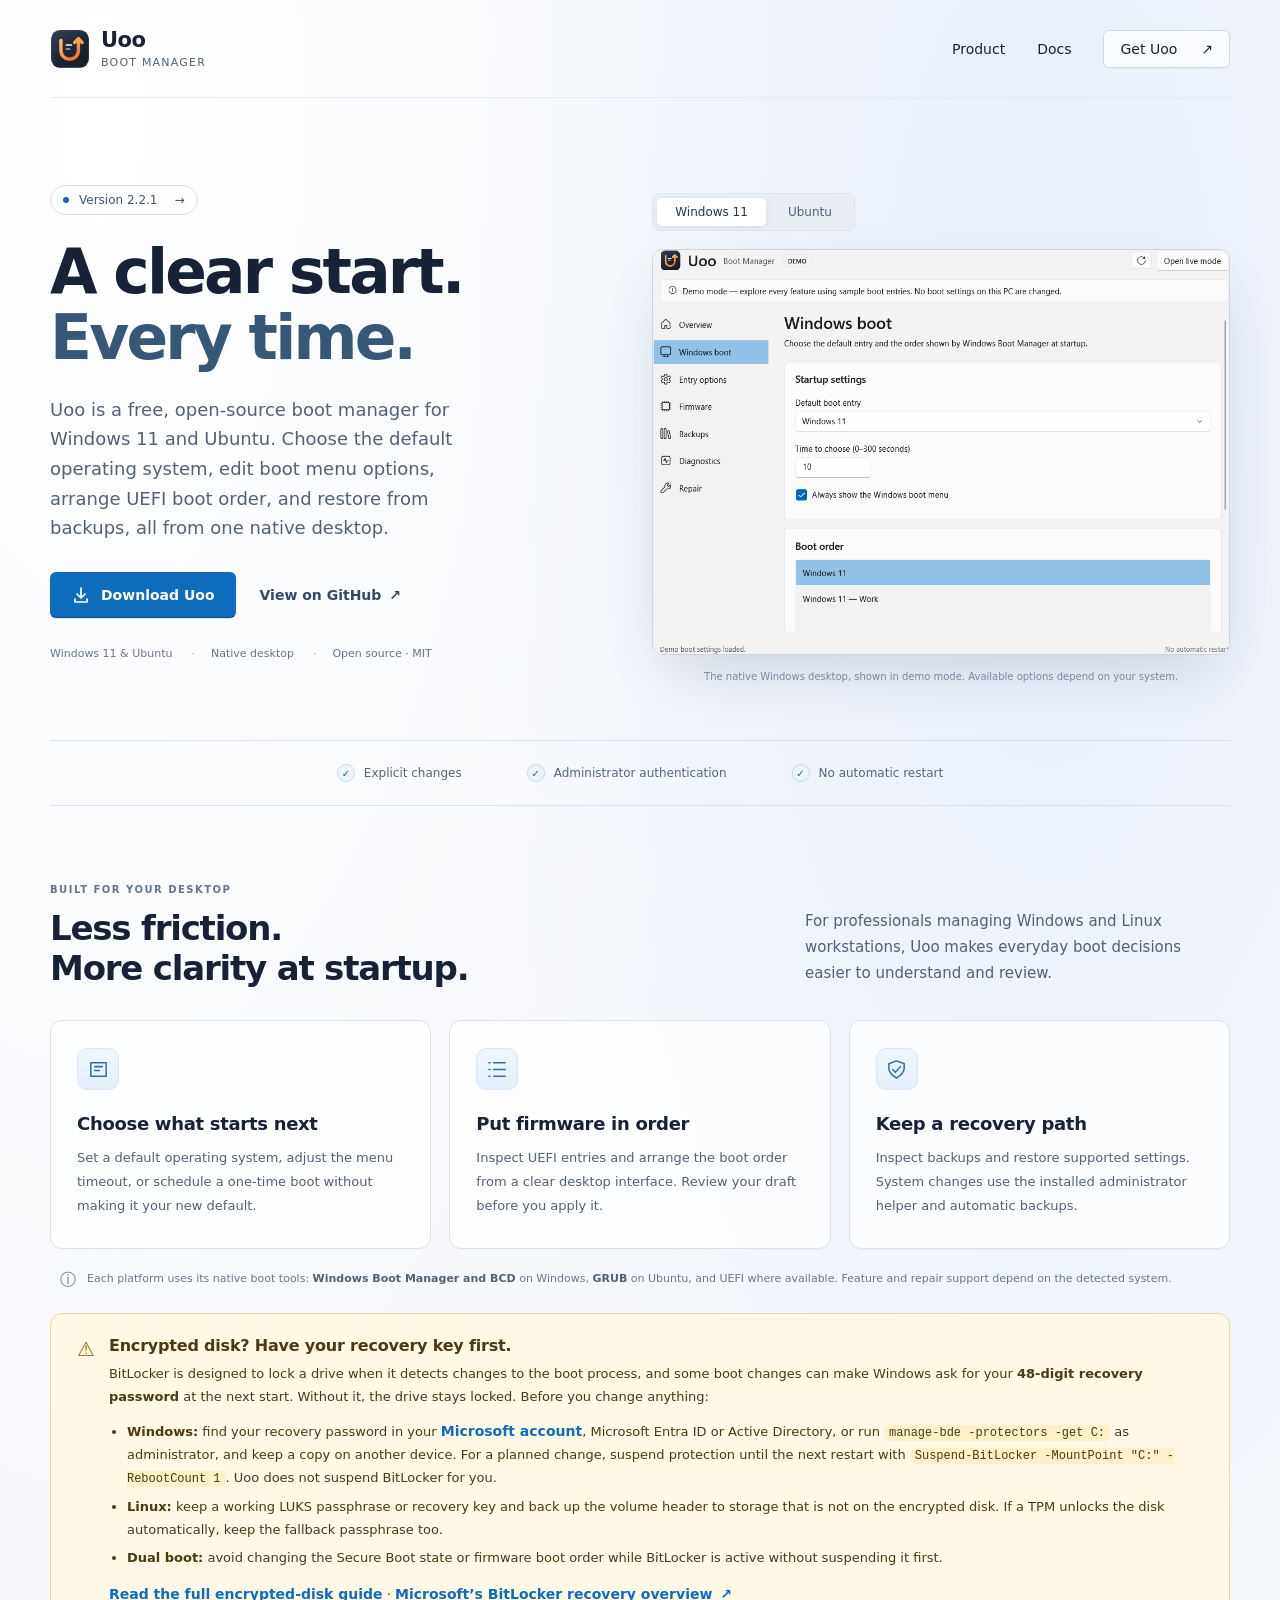
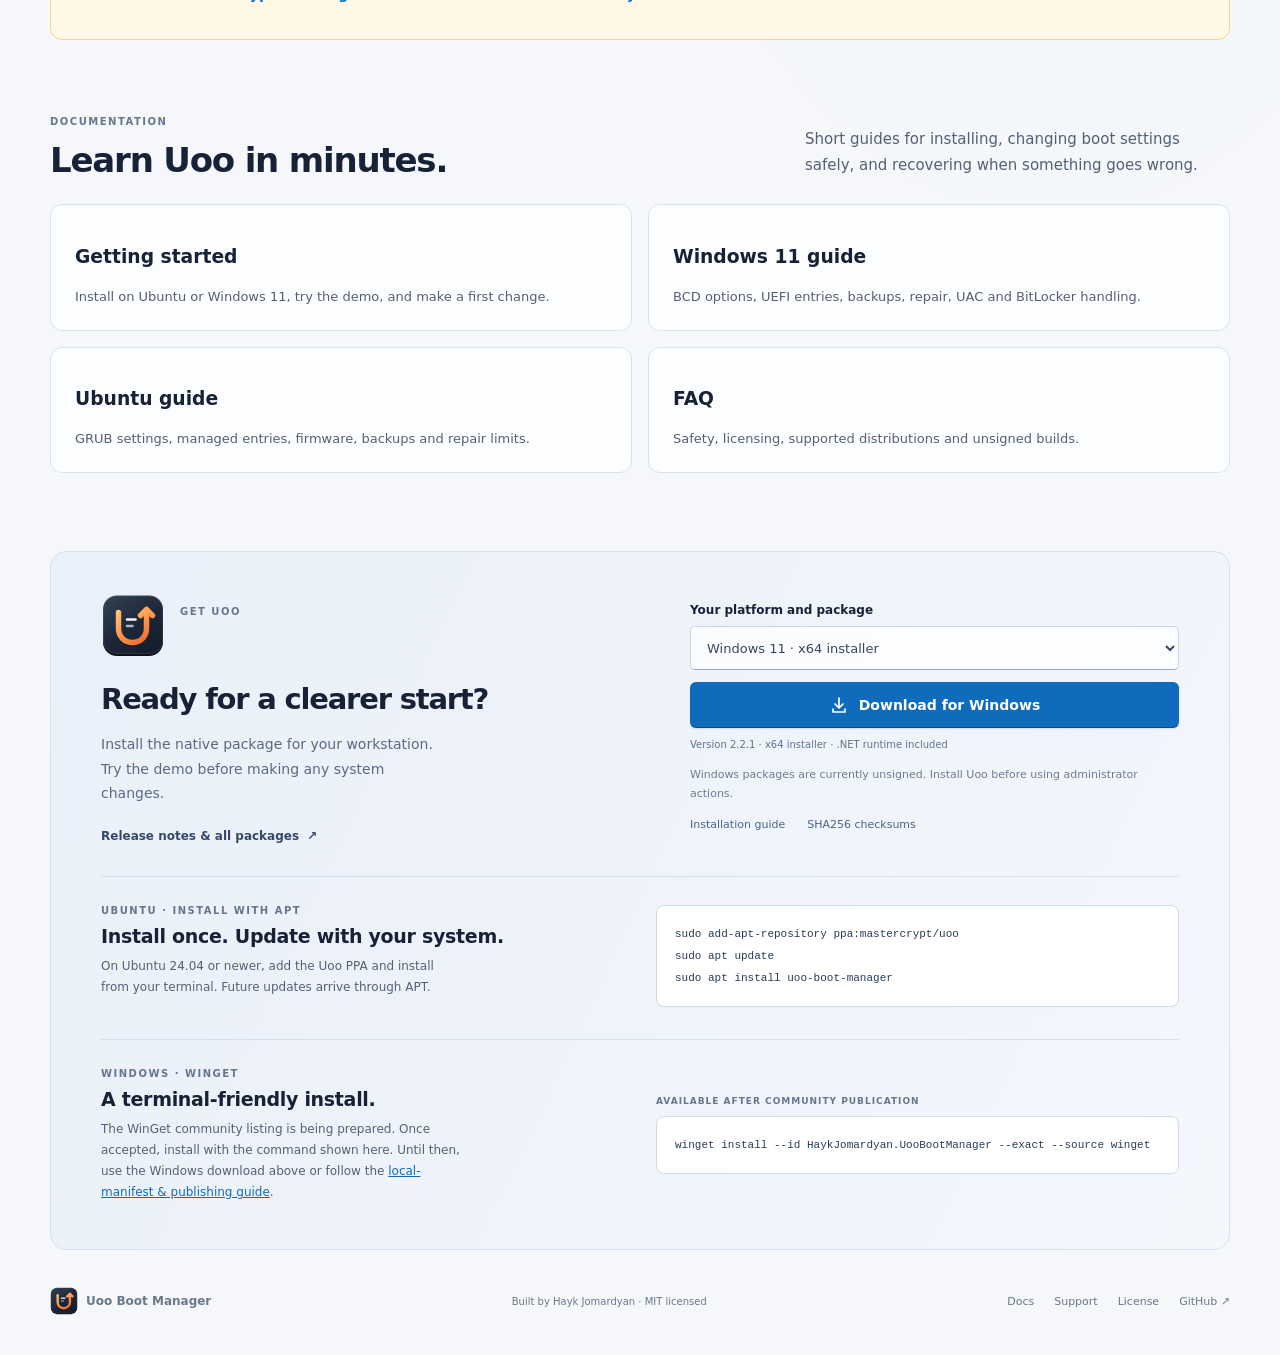
<file: website/index.html>
<!doctype html>
<html lang="en">
<head>
  <meta charset="utf-8">
  <meta name="viewport" content="width=device-width, initial-scale=1">
  <meta name="description" content="Uoo is a free, open-source boot manager for Windows 11 and Ubuntu. Edit the boot menu, GRUB and BCD options, UEFI boot order and backups from a native desktop app.">
  <meta name="robots" content="index,follow,max-image-preview:large">
  <meta name="author" content="Hayk Jomardyan">
  <meta name="theme-color" content="#f4f6fb">
  <meta property="og:type" content="website">
  <meta property="og:site_name" content="Uoo Boot Manager">
  <meta property="og:locale" content="en_US">
  <meta property="og:title" content="Uoo Boot Manager – GRUB, BCD &amp; UEFI boot manager">
  <meta property="og:description" content="Free, open-source boot manager for Windows 11 and Ubuntu. Choose what starts next, review changes, and keep a recovery path.">
  <meta property="og:url" content="https://uoo.lolisoft.eu/">
  <meta property="og:image" content="https://uoo.lolisoft.eu/assets/windows-preview.png">
  <meta property="og:image:width" content="1028">
  <meta property="og:image:height" content="721">
  <meta property="og:image:alt" content="The Uoo Boot Manager Windows desktop in demo mode showing default boot entry, timeout and boot order">
  <meta name="twitter:card" content="summary_large_image">
  <meta name="twitter:title" content="Uoo Boot Manager – GRUB, BCD &amp; UEFI boot manager">
  <meta name="twitter:description" content="Free, open-source boot manager for Windows 11 and Ubuntu.">
  <meta name="twitter:image" content="https://uoo.lolisoft.eu/assets/windows-preview.png">
  <meta name="twitter:image:alt" content="The Uoo Boot Manager Windows desktop in demo mode">
  <link rel="canonical" href="https://uoo.lolisoft.eu/">
  <link rel="icon" href="assets/icons/favicon.ico" sizes="any">
  <link rel="icon" href="assets/icons/favicon.svg" type="image/svg+xml">
  <link rel="apple-touch-icon" href="assets/icons/apple-touch-icon.png">
  <link rel="mask-icon" href="assets/icons/mask-icon.svg" color="#ee692f">
  <link rel="manifest" href="assets/icons/site.webmanifest">
  <link rel="stylesheet" href="styles.css">
  <script type="application/ld+json">{"@context":"https://schema.org","@graph":[{"@type":"WebSite","@id":"https://uoo.lolisoft.eu/#website","url":"https://uoo.lolisoft.eu/","name":"Uoo Boot Manager","inLanguage":"en"},{"@type":"SoftwareApplication","@id":"https://uoo.lolisoft.eu/#app","name":"Uoo Boot Manager","description":"Native boot configuration and recovery for Windows 11 and Ubuntu: boot menu, GRUB and BCD options, UEFI boot order, backups and supported bootloader repair.","url":"https://uoo.lolisoft.eu/","applicationCategory":"UtilitiesApplication","operatingSystem":"Windows 11, Ubuntu 24.04 or later","softwareVersion":"2.2.1","license":"https://github.com/jomardyan/uoo-boot-manager/blob/main/LICENSE","downloadUrl":"https://github.com/jomardyan/uoo-boot-manager/releases/latest","installUrl":"https://uoo.lolisoft.eu/#download","screenshot":["https://uoo.lolisoft.eu/assets/windows-preview.png","https://uoo.lolisoft.eu/assets/app-preview.png"],"image":"https://uoo.lolisoft.eu/assets/icons/android-chrome-512x512.png","isAccessibleForFree":true,"offers":{"@type":"Offer","price":"0","priceCurrency":"USD"},"author":{"@type":"Person","name":"Hayk Jomardyan","url":"https://github.com/jomardyan"},"codeRepository":"https://github.com/jomardyan/uoo-boot-manager","sameAs":["https://github.com/jomardyan/uoo-boot-manager"]}]}</script>
  <script src="app.js" defer></script>
  <title>Uoo Boot Manager – GRUB, BCD &amp; UEFI boot manager</title>
</head>
<body>
  <a class="skip-link" href="#main">Skip to content</a>
  <header class="site-header wrap">
    <a class="brand" href="#" aria-label="Uoo Boot Manager home">
      <img src="assets/icons/uoo.svg" alt="" width="40" height="40">
      <span>Uoo<span class="brand-caption">Boot Manager</span></span>
    </a>
    <nav aria-label="Main navigation">
      <a href="#product">Product</a>
      <a href="docs/">Docs</a>
      <a class="nav-download" href="#download">Get Uoo <span aria-hidden="true">↗</span></a>
    </nav>
  </header>

  <main id="main">
    <section class="hero wrap" aria-labelledby="hero-title">
      <div class="hero-copy">
        <a class="release-badge" href="https://github.com/jomardyan/uoo-boot-manager/releases/tag/v2.2.1"><span class="status-dot" aria-hidden="true"></span>Version 2.2.1<span aria-hidden="true">→</span></a>
        <h1 id="hero-title">A clear start.<br><span>Every time.</span></h1>
        <p class="hero-description">Uoo is a free, open-source boot manager for Windows 11 and Ubuntu. Choose the default operating system, edit boot menu options, arrange UEFI boot order, and restore from backups, all from one native desktop.</p>
        <div class="hero-actions">
          <a class="button button-primary" href="#download"><svg aria-hidden="true" viewBox="0 0 20 20"><path d="M10 3v10m-4-4 4 4 4-4M4 14v3h12v-3"/></svg>Download Uoo</a>
          <a class="text-link" href="https://github.com/jomardyan/uoo-boot-manager">View on GitHub <span aria-hidden="true">↗</span></a>
        </div>
        <ul class="hero-details" aria-label="Product details"><li>Windows 11 & Ubuntu</li><li>Native desktop</li><li>Open source · MIT</li></ul>
      </div>

      <figure class="product-figure">
        <div class="preview-tabs" aria-label="Platform preview">
          <button type="button" class="preview-tab selected" data-platform="windows" aria-pressed="true">Windows 11</button>
          <button type="button" class="preview-tab" data-platform="ubuntu" aria-pressed="false">Ubuntu</button>
        </div>
        <div class="native-preview" id="windows-preview"><img src="assets/windows-preview.png" width="1028" height="721" fetchpriority="high" decoding="async" alt="The native Uoo Windows desktop in demo mode, showing default boot entry, menu timeout, boot order, and administrator controls."></div>
        <div class="ubuntu-preview" id="ubuntu-preview" hidden><img src="assets/app-preview.png" width="1120" height="740" loading="lazy" decoding="async" alt="The Uoo Ubuntu desktop showing its boot menu, default operating-system choice, timeout, and one-time boot controls."></div>
        <figcaption id="preview-caption">The native Windows desktop, shown in demo mode. Available options depend on your system.</figcaption>
      </figure>
    </section>

    <div class="principles wrap" aria-label="Operating principles"><span><b aria-hidden="true">✓</b> Explicit changes</span><span><b aria-hidden="true">✓</b> Administrator authentication</span><span><b aria-hidden="true">✓</b> No automatic restart</span></div>

    <section class="product-section wrap" id="product" aria-labelledby="product-title">
      <div class="section-heading"><div><span class="eyebrow">BUILT FOR YOUR DESKTOP</span><h2 id="product-title">Less friction.<br>More clarity at startup.</h2></div><p>For professionals managing Windows and Linux workstations, Uoo makes everyday boot decisions easier to understand and review.</p></div>
      <div class="feature-grid">
        <article class="feature-card"><span class="feature-icon" aria-hidden="true"><svg viewBox="0 0 24 24"><path d="M4 5h16v14H4zM8 9h8M8 13h5"/></svg></span><h3>Choose what starts next</h3><p>Set a default operating system, adjust the menu timeout, or schedule a one-time boot without making it your new default.</p></article>
        <article class="feature-card"><span class="feature-icon" aria-hidden="true"><svg viewBox="0 0 24 24"><path d="M8 5h12M8 12h12M8 19h12M3 5h1M3 12h1M3 19h1"/></svg></span><h3>Put firmware in order</h3><p>Inspect UEFI entries and arrange the boot order from a clear desktop interface. Review your draft before you apply it.</p></article>
        <article class="feature-card"><span class="feature-icon" aria-hidden="true"><svg viewBox="0 0 24 24"><path d="M12 3 4 6v5c0 5 8 10 8 10s8-5 8-10V6zM8 12l3 3 5-6"/></svg></span><h3>Keep a recovery path</h3><p>Inspect backups and restore supported settings. System changes use the installed administrator helper and automatic backups.</p></article>
      </div>
      <div class="platform-note"><span class="note-icon" aria-hidden="true">ⓘ</span><p>Each platform uses its native boot tools: <strong>Windows Boot Manager and BCD</strong> on Windows, <strong>GRUB</strong> on Ubuntu, and UEFI where available. Feature and repair support depend on the detected system.</p></div>
      <aside class="encryption-note" id="encrypted-disks" aria-labelledby="encryption-title"><span class="note-icon" aria-hidden="true">⚠</span><div><h3 id="encryption-title">Encrypted disk? Have your recovery key first.</h3><p>BitLocker is designed to lock a drive when it detects changes to the boot process, and some boot changes can make Windows ask for your <strong>48-digit recovery password</strong> at the next start. Without it, the drive stays locked. Before you change anything:</p><ul><li><strong>Windows:</strong> find your recovery password in your <a class="text-link" href="https://account.microsoft.com/devices/recoverykey">Microsoft account</a>, Microsoft Entra ID or Active Directory, or run <code>manage-bde -protectors -get C:</code> as administrator, and keep a copy on another device. For a planned change, suspend protection until the next restart with <code>Suspend-BitLocker -MountPoint "C:" -RebootCount 1</code>. Uoo does not suspend BitLocker for you.</li><li><strong>Linux:</strong> keep a working LUKS passphrase or recovery key and back up the volume header to storage that is not on the encrypted disk. If a TPM unlocks the disk automatically, keep the fallback passphrase too.</li><li><strong>Dual boot:</strong> avoid changing the Secure Boot state or firmware boot order while BitLocker is active without suspending it first.</li></ul><p><a class="text-link" href="docs/encrypted-disks/">Read the full encrypted-disk guide</a> · <a class="text-link" href="https://learn.microsoft.com/en-us/windows/security/operating-system-security/data-protection/bitlocker/recovery-overview">Microsoft&rsquo;s BitLocker recovery overview <span aria-hidden="true">↗</span></a></p></div></aside>
    </section>

    <section class="docs-strip wrap" id="docs" aria-labelledby="docs-title">
      <div class="section-heading"><div><span class="eyebrow">DOCUMENTATION</span><h2 id="docs-title">Learn Uoo in minutes.</h2></div><p>Short guides for installing, changing boot settings safely, and recovering when something goes wrong.</p></div>
      <div class="doc-cards">
        <a class="doc-card" href="docs/getting-started/"><h3>Getting started</h3><p>Install on Ubuntu or Windows 11, try the demo, and make a first change.</p></a>
        <a class="doc-card" href="docs/windows/"><h3>Windows 11 guide</h3><p>BCD options, UEFI entries, backups, repair, UAC and BitLocker handling.</p></a>
        <a class="doc-card" href="docs/ubuntu/"><h3>Ubuntu guide</h3><p>GRUB settings, managed entries, firmware, backups and repair limits.</p></a>
        <a class="doc-card" href="docs/faq/"><h3>FAQ</h3><p>Safety, licensing, supported distributions and unsigned builds.</p></a>
      </div>
    </section>

    <section class="download-section wrap" id="download" aria-labelledby="download-title">
      <div class="download-copy"><img src="assets/icons/uoo.svg" alt="" width="64" height="64"><span class="eyebrow">GET UOO</span><h2 id="download-title">Ready for a clearer start?</h2><p>Install the native package for your workstation. Try the demo before making any system changes.</p><a class="text-link" href="https://github.com/jomardyan/uoo-boot-manager/releases/tag/v2.2.1">Release notes & all packages <span aria-hidden="true">↗</span></a></div>
      <div class="download-panel">
        <label for="platform-select">Your platform and package</label>
        <select id="platform-select">
          <optgroup label="Windows 11">
            <option value="windows-x64">Windows 11 · x64 installer</option>
            <option value="windows-arm64">Windows 11 · ARM64 installer</option>
            <option value="windows-portable-x64">Windows 11 · x64 portable ZIP</option>
            <option value="windows-portable-arm64">Windows 11 · ARM64 portable ZIP</option>
          </optgroup>
          <optgroup label="Linux native packages">
            <option value="ubuntu">Ubuntu 24.04+ · Debian package</option>
            <option value="fedora">Fedora · RPM</option>
            <option value="opensuse">openSUSE Tumbleweed · RPM</option>
            <option value="arch">Arch / Manjaro · package</option>
          </optgroup>
          <optgroup label="Linux desktop bundles">
            <option value="appimage-x64">Linux · AppImage (x64)</option>
            <option value="appimage-arm64">Linux · AppImage (ARM64)</option>
            <option value="flatpak-x64">Linux · Flatpak (x64)</option>
            <option value="flatpak-arm64">Linux · Flatpak (ARM64)</option>
            <option value="snap-x64">Linux · Snap (x64)</option>
            <option value="snap-arm64">Linux · Snap (ARM64)</option>
          </optgroup>
        </select>
        <a id="download-button" class="button button-primary download-button" href="https://github.com/jomardyan/uoo-boot-manager/releases/download/v2.2.1/Uoo-Boot-Manager-2.2.1-windows-x64-setup.exe"><svg aria-hidden="true" viewBox="0 0 20 20"><path d="M10 3v10m-4-4 4 4 4-4M4 14v3h12v-3"/></svg><span id="download-label">Download for Windows</span></a>
        <p id="download-detail" class="download-detail" aria-live="polite">Version 2.2.1 · x64 installer · .NET runtime included</p>
        <p id="download-note" class="download-note">Windows packages are currently unsigned. Install Uoo before using administrator actions.</p>
        <div class="download-resources"><a id="install-guide" href="https://github.com/jomardyan/uoo-boot-manager/blob/main/docs/WINDOWS.md">Installation guide</a><a id="checksum-link" href="https://github.com/jomardyan/uoo-boot-manager/releases/download/v2.2.1/SHA256SUMS-Windows">SHA256 checksums</a></div>
      </div>
      <div class="ppa-install" aria-labelledby="ppa-title">
        <div><span class="eyebrow">UBUNTU · INSTALL WITH APT</span><h3 id="ppa-title">Install once. Update with your system.</h3><p>On Ubuntu 24.04 or newer, add the Uoo PPA and install from your terminal. Future updates arrive through APT.</p></div>
        <pre aria-label="Ubuntu PPA installation commands"><code>sudo add-apt-repository ppa:mastercrypt/uoo
sudo apt update
sudo apt install uoo-boot-manager</code></pre>
      </div>
      <div class="ppa-install" aria-labelledby="winget-title">
        <div><span class="eyebrow">WINDOWS · WINGET</span><h3 id="winget-title">A terminal-friendly install.</h3><p>The WinGet community listing is being prepared. Once accepted, install with the command shown here. Until then, use the Windows download above or follow the <a class="text-link" href="https://github.com/jomardyan/uoo-boot-manager/blob/main/docs/WINGET.md">local-manifest & publishing guide</a>.</p></div>
        <div class="winget-command"><span class="eyebrow">AVAILABLE AFTER COMMUNITY PUBLICATION</span><pre aria-label="WinGet installation command after community publication"><code>winget install --id HaykJomardyan.UooBootManager --exact --source winget</code></pre></div>
      </div>
    </section>
  </main>

  <footer class="site-footer wrap"><a class="brand footer-brand" href="#"><img src="assets/icons/uoo.svg" alt="" width="28" height="28"><span>Uoo Boot Manager</span></a><p>Built by <a href="https://github.com/jomardyan">Hayk Jomardyan</a> · MIT licensed</p><div><a href="docs/">Docs</a><a href="https://github.com/jomardyan/uoo-boot-manager/issues">Support</a><a href="https://github.com/jomardyan/uoo-boot-manager/blob/main/LICENSE">License</a><a href="https://github.com/jomardyan/uoo-boot-manager">GitHub <span aria-hidden="true">↗</span></a></div></footer>
</body>
</html>
</file>
<file: website/styles.css>
:root{color-scheme:light;--ink:#172237;--muted:#536176;--blue:#0f6cbd;--blue-hover:#0a5da6;--line:#dce2eb;--surface:#fff;--radius:12px;font-family:"Segoe UI Variable","Segoe UI",system-ui,-apple-system,sans-serif;font-synthesis:none;color:var(--ink);background:#f5f7fb;scroll-behavior:smooth}
*{box-sizing:border-box}body{margin:0;background:radial-gradient(ellipse at 82% 12%,#dceafd80,transparent 40%),radial-gradient(ellipse at 8% 4%,#fff,transparent 42%)}a{color:inherit;text-decoration:none}button,select{font:inherit}button,a,select{-webkit-tap-highlight-color:transparent}button{cursor:pointer}a:hover{text-decoration:underline;text-underline-offset:4px}:focus-visible{outline:3px solid #0f6cbd;outline-offset:4px}svg{width:20px;height:20px;fill:none;stroke:currentColor;stroke-width:1.7;stroke-linecap:round;stroke-linejoin:round}.wrap{width:min(1180px,calc(100% - 80px));margin-inline:auto}[hidden]{display:none!important}.skip-link{position:fixed;left:20px;top:-100px;z-index:10;padding:12px 20px;background:#fff;border:2px solid var(--blue);border-radius:6px}.skip-link:focus{top:12px}
.site-header{height:98px;display:flex;align-items:center;justify-content:space-between;border-bottom:1px solid #dce2eb90}.brand{display:inline-flex;align-items:center;gap:11px;font-size:21px;font-weight:650;line-height:1.05;letter-spacing:-.5px}.brand:hover{text-decoration:none}.brand-caption{display:block;font-size:11px;font-weight:500;letter-spacing:1.2px;text-transform:uppercase;color:var(--muted);margin-top:6px}.site-header nav{display:flex;align-items:center;gap:32px;font-size:14px}.nav-download{display:flex;align-items:center;gap:24px;border:1px solid #d1d9e5;background:#ffffffb0;border-radius:6px;padding:10px 16px;box-shadow:0 1px 2px #17223708}.nav-download:hover{background:#fff;text-decoration:none}
.hero{display:grid;grid-template-columns:1fr 1.05fr;gap:52px;padding-top:87px;padding-bottom:64px;align-items:center}.hero-copy{padding-bottom:16px}.release-badge{display:inline-flex;gap:10px;align-items:center;border:1px solid #d6e1ec;border-radius:100px;background:#ffffffa8;padding:7px 12px;font-size:12px;color:#43556d}.release-badge>span:last-child{padding-left:7px}.status-dot{height:6px;width:6px;background:#0f6cbd;border-radius:100%}h1{font-size:clamp(46px,4.8vw,66px);letter-spacing:-2.8px;font-weight:650;line-height:1.08;margin:24px 0 23px}h1>span{color:#385675}.hero-description{font-size:18px;line-height:1.65;color:var(--muted);max-width:430px;margin:0}.hero-actions{display:flex;gap:24px;align-items:center;margin:29px 0}.button{display:inline-flex;align-items:center;justify-content:center;gap:10px;min-height:44px;padding:12px 20px;border-radius:6px;font-size:14px;font-weight:600;border:1px solid transparent;transition:background .15s,box-shadow .15s}.button:hover{text-decoration:none}.button-primary{background:var(--blue);color:#fff;box-shadow:0 1px 2px #09396125;border-bottom-color:#084b86}.button-primary:hover{background:var(--blue-hover);box-shadow:0 2px 8px #09396125}.text-link{display:inline-flex;gap:8px;align-items:center;font-size:14px;font-weight:600;color:#334966}.hero-details{list-style:none;display:flex;gap:19px;padding:0;margin:0;color:#66758a;font-size:11px}.hero-details li+li:before{content:"·";margin-right:16px;color:#9ba8bb}
.product-figure{min-width:0;margin:0;transform:translateY(8px)}.preview-tabs{display:inline-flex;gap:4px;background:#e8edf4b0;border:1px solid #dde4ed;padding:4px;border-radius:8px;margin-bottom:18px}.preview-tab{font-size:12px;color:#536176;padding:7px 18px;border:none;border-radius:5px;background:transparent}.preview-tab.selected{background:#fff;color:#24374f;box-shadow:0 1px 4px #17223718}.eyebrow{display:block;font-size:10px;letter-spacing:1.5px;font-weight:650;color:#66768d}.product-figure figcaption{font-size:10px;color:#7b899b;line-height:1.5;text-align:center;margin:14px 10px 0}.ubuntu-preview,.native-preview{border:1px solid #cbd5e3;border-radius:11px;overflow:hidden;background:#fff;box-shadow:0 25px 60px -20px #1e3a5a38}.ubuntu-preview img,.native-preview img{display:block;width:100%;height:auto}
.principles{display:flex;justify-content:center;gap:65px;border-top:1px solid var(--line);border-bottom:1px solid var(--line);padding:23px 0;color:#56667e;font-size:12px}.principles span{display:flex;align-items:center;gap:9px}.principles b{display:grid;place-items:center;font-size:10px;width:18px;height:18px;border:1px solid #c9d9ea;background:#edf4fc;color:#1b659f;border-radius:50%;font-weight:500}
.product-section{padding-top:78px;padding-bottom:64px;scroll-margin-top:30px}.section-heading{display:flex;justify-content:space-between;align-items:end;gap:70px;margin-bottom:32px}.section-heading h2,.download-copy h2{font-size:34px;line-height:1.18;letter-spacing:-1.2px;font-weight:600;margin:13px 0 0}.section-heading>p{max-width:425px;font-size:15px;line-height:1.75;color:var(--muted);margin:0 0 2px}.feature-grid{display:grid;grid-template-columns:repeat(3,1fr);gap:18px}.feature-card{background:#ffffffbf;border:1px solid var(--line);border-radius:var(--radius);padding:27px 26px 30px;box-shadow:0 2px 3px #17223703}.feature-icon{display:grid;place-items:center;width:42px;height:42px;border-radius:10px;background:linear-gradient(#f0f6fe,#e4effd);color:#3170a4;border:1px solid #d8e7f8}.feature-icon svg{width:23px;height:23px;stroke-width:1.6}.feature-card h3{font-weight:600;letter-spacing:-.3px;font-size:18px;margin:23px 0 12px}.feature-card p{font-size:13px;color:var(--muted);line-height:1.85;margin:0}.platform-note{display:flex;align-items:flex-start;gap:11px;padding:20px 10px 0;color:#6a788d}.note-icon{font-size:16px;padding-top:1px}.platform-note p{font-size:11px;line-height:1.8;margin:0}.platform-note strong{font-weight:600;color:#526176}
.download-section{display:grid;grid-template-columns:1fr 1fr;column-gap:100px;row-gap:32px;background:linear-gradient(115deg,#eaf0f9,#f4f7fc);border:1px solid #d7e1ee;border-radius:16px;padding:42px 50px 46px;scroll-margin-top:32px}.download-copy>img{float:left;margin:0 15px 15px 0}.download-copy>.eyebrow{padding-top:12px}.download-copy h2{font-size:29px;margin-top:8px;clear:both;padding-top:9px}.download-copy>p{font-size:14px;line-height:1.75;color:#596a82;margin:16px 0 19px;max-width:340px}.download-copy .text-link{font-size:12px}.download-panel{padding-top:9px}.download-panel label{display:block;font-size:12px;font-weight:600;margin-bottom:9px}.download-panel select{width:100%;border:1px solid #cbd5e2;border-bottom-color:#98a7bb;border-radius:5px;color:#35475e;background:#ffffffcc;padding:11px 30px 11px 12px;font-size:13px;min-height:44px}.download-button{width:100%;margin-top:12px}.download-detail{font-size:10px;color:#61748d;margin:11px 0 16px}.download-note{font-size:11px;line-height:1.7;color:#6e7c91;min-height:38px;margin:0 0 14px}.download-resources{display:flex;gap:22px;color:#476588;font-size:11px}.site-footer{display:flex;align-items:center;justify-content:space-between;gap:30px;padding:36px 0 39px;color:#69788d}.footer-brand{font-size:12px;letter-spacing:0;font-weight:600;gap:8px}.site-footer p{font-size:10px}.site-footer>div{display:flex;gap:20px;font-size:11px}
.ppa-install{grid-column:1/-1;display:grid;grid-template-columns:1fr 1fr;gap:32px;border-top:1px solid #d7e1ee;padding-top:28px;min-width:0}.ppa-install h3{font-size:19px;font-weight:600;letter-spacing:-.3px;margin:9px 0}.ppa-install p{font-size:12px;color:var(--muted);line-height:1.75;margin:0;max-width:360px}.ppa-install pre{align-self:center;min-width:0;margin:0;padding:17px 18px;overflow-x:auto;background:#fff;border:1px solid #d1dce9;border-radius:8px;color:#273c56;font-size:11px;line-height:2;box-shadow:0 1px 2px #17223706}.ppa-install code{font-family:Consolas,"Cascadia Code",monospace}
.winget-command{align-self:center;min-width:0}.winget-command>.eyebrow{margin-bottom:10px;font-size:9px;letter-spacing:1px}.ppa-install .text-link{display:inline;font-size:inherit;font-weight:500;color:var(--blue);text-decoration:underline}
@media(max-width:1050px){.ppa-install{gap:24px}}
@media(max-width:760px){.ppa-install{grid-template-columns:1fr;gap:16px;padding-top:24px}.ppa-install p{max-width:none}.ppa-install pre{font-size:11px}}
@media(min-width:1500px){.hero{padding-top:110px;padding-bottom:85px}.product-section{padding-top:90px;padding-bottom:80px}}
@media(max-width:1050px){.wrap{width:calc(100% - 48px)}.hero{gap:28px;padding-top:65px}h1{font-size:52px}.hero-description{font-size:16px}.hero-details{flex-wrap:wrap;gap:9px}.hero-details li+li:before{margin-right:8px}.app-page{padding:20px 15px}.app-sidebar{width:42px}.boot-entry{padding:14px 10px;gap:8px}.default-badge{font-size:8px}.principles{gap:32px}.download-section{gap:50px;padding:35px}.section-heading{gap:35px}.feature-card{padding:24px 20px}.site-footer{gap:15px}}
@media(max-width:760px){.site-header{height:82px}.site-header nav{gap:20px}.site-header nav>a:first-child{display:none}.hero{grid-template-columns:1fr;gap:33px;padding-top:44px;padding-bottom:42px}.hero-copy{max-width:570px}.hero-description{max-width:490px}.product-figure{max-width:600px;width:100%;margin-inline:auto;transform:none}.hero-details{font-size:11px}h1{font-size:56px;letter-spacing:-2px}.hero-actions{margin:24px 0}.app-workspace{min-height:330px}.app-page{padding:24px}.boot-entry{padding:16px 14px}.principles{justify-content:flex-start;gap:15px;flex-wrap:wrap;padding-block:19px;font-size:11px}.product-section{padding-top:48px;padding-bottom:32px}.section-heading{display:block}.section-heading h2{font-size:31px}.section-heading>p{margin-top:18px;max-width:550px;font-size:14px}.feature-grid{grid-template-columns:1fr;gap:12px}.feature-card{padding:24px;display:grid;grid-template-columns:42px 1fr;column-gap:18px;align-items:center}.feature-card h3{margin:0;font-size:17px}.feature-card p{grid-column:2;margin-top:8px}.download-section{grid-template-columns:1fr;gap:20px;padding:29px}.download-copy>p{max-width:none}.download-note{min-height:0}.site-footer{flex-wrap:wrap;padding-block:28px}.site-footer p{margin-left:auto}.site-footer>div{width:100%;justify-content:flex-end}}
@media(max-width:420px){.wrap{width:calc(100% - 32px)}.brand{font-size:19px}.brand-caption{font-size:9px}.site-header nav{gap:13px;font-size:12px}.site-header nav>a:nth-child(2){display:none}.nav-download{padding:9px 12px;gap:14px}h1{font-size:49px}.hero-actions{gap:18px}.hero-details{gap:10px;font-size:10px}.hero-details li+li:before{margin-right:8px}.app-page{padding:19px 13px}.app-sidebar{width:38px}.app-sidebar span{width:28px}.default-badge{padding:4px;font-size:8px}.boot-entry{padding:15px 10px}.boot-entry small{font-size:9px}.app-titlebar{padding:0 10px}.window-controls{font-size:11px}.principles{gap:12px;font-size:10px}.feature-card{padding:20px;gap:12px}.feature-card p{grid-column:1/-1;margin-top:0}.download-section{padding:24px}.download-copy h2{font-size:27px}.site-footer{gap:12px}.site-footer p{width:100%;margin:0}.site-footer>div{justify-content:flex-start}}
@media(prefers-reduced-motion:reduce){:root{scroll-behavior:auto}*{transition:none!important}}
.encryption-note{display:flex;align-items:flex-start;gap:14px;margin-top:22px;padding:22px 26px;background:#fff8e6;border:1px solid #f0d59a;border-radius:var(--radius);color:#4a3a14}.encryption-note .note-icon{font-size:20px;color:#a56a00}.encryption-note h3{font-size:16px;font-weight:600;letter-spacing:-.2px;margin:0 0 8px}.encryption-note p{font-size:13px;line-height:1.75;margin:0 0 10px}.encryption-note ul{margin:0 0 12px;padding-left:18px;font-size:13px;line-height:1.75}.encryption-note li{margin-bottom:6px}.encryption-note code{font-family:Consolas,"Cascadia Mono",monospace;font-size:12px;background:#fff1c7;padding:1px 5px;border-radius:5px;overflow-wrap:anywhere}.encryption-note a{color:var(--blue)}@media(max-width:760px){.encryption-note{padding:18px}}
.doc-layout{display:grid;grid-template-columns:230px minmax(0,1fr);gap:56px;padding-top:44px;padding-bottom:84px;align-items:start}.doc-nav{position:sticky;top:24px;font-size:14px}.doc-nav-home{display:block;font-size:11px;letter-spacing:1.4px;text-transform:uppercase;font-weight:650;color:#66768d;margin-bottom:14px}.doc-nav ul{list-style:none;margin:0;padding:0;display:grid;gap:4px}.doc-nav li a{display:block;padding:8px 12px;border-radius:8px;color:#3b4b62}.doc-nav li a[aria-current=page]{background:#fff;border:1px solid var(--line);color:var(--ink);font-weight:600}.doc-nav li a:hover{background:#ffffffa0;text-decoration:none}.doc-content{min-width:0;max-width:760px}.breadcrumbs{font-size:12px;color:#66768d;margin:0 0 18px}.breadcrumbs a:hover{color:var(--blue)}.doc-title{font-size:clamp(34px,4vw,46px);letter-spacing:-1.6px;line-height:1.12;margin:0 0 14px}.doc-lead{font-size:17px;line-height:1.7;color:var(--muted);margin:0 0 32px}.doc-content h2{font-size:24px;letter-spacing:-.6px;margin:42px 0 12px;line-height:1.25;scroll-margin-top:24px}.doc-content h3{font-size:17px;margin:26px 0 8px}.doc-content p,.doc-content li{font-size:15px;line-height:1.8;color:#2a3850}.doc-content ul,.doc-content ol{padding-left:22px;margin:10px 0 16px}.doc-content li{margin-bottom:6px}.doc-content a{color:var(--blue);text-decoration:underline;text-underline-offset:3px}.doc-content pre{background:#172237;color:#e9eef7;border-radius:10px;padding:16px 18px;overflow-x:auto;font-size:13px;line-height:1.7;margin:14px 0 18px}.doc-content pre code{background:none;padding:0;color:inherit;font-size:inherit}.doc-content code{font-family:Consolas,"Cascadia Mono",monospace;font-size:13px;background:#e8edf4;padding:1px 6px;border-radius:5px;overflow-wrap:anywhere}.doc-content table{width:100%;border-collapse:collapse;margin:14px 0 18px;font-size:14px}.doc-content th,.doc-content td{text-align:left;vertical-align:top;padding:11px 12px;border-bottom:1px solid var(--line);line-height:1.65}.doc-content thead th{font-size:12px;letter-spacing:.8px;text-transform:uppercase;color:#66768d}.doc-content tbody th{font-weight:600;width:24%;color:var(--ink)}.doc-cards{display:grid;grid-template-columns:repeat(2,1fr);gap:16px;margin:0 0 34px}.doc-card{display:block;background:#ffffffbf;border:1px solid var(--line);border-radius:var(--radius);padding:22px 24px}.doc-content a.doc-card{text-decoration:none}.doc-card:hover{border-color:#b9cbe0;background:#fff}.doc-card h2{font-size:18px;margin:0 0 8px;color:var(--ink)}.doc-card p{font-size:13px;line-height:1.7;margin:0;color:var(--muted)}.doc-content .encryption-note{margin:30px 0 0}.doc-content .encryption-note p{font-size:13px;color:#4a3a14}.doc-content .encryption-note a{color:var(--blue)}.docs-strip{padding-top:12px;padding-bottom:78px}.docs-strip .section-heading{margin-bottom:24px}.docs-strip .doc-cards{margin:0}@media(max-width:900px){.doc-layout{grid-template-columns:minmax(0,1fr);gap:24px}.doc-nav{position:static;min-width:0}.doc-nav ul{grid-auto-flow:column;grid-auto-columns:max-content;overflow-x:auto;padding-bottom:6px}.doc-cards{grid-template-columns:1fr}.doc-content tbody th{width:auto}}@media(max-width:560px){.doc-content table,.doc-content thead,.doc-content tbody,.doc-content tr,.doc-content th,.doc-content td{display:block}.doc-content thead{display:none}.doc-content tr{border-bottom:1px solid var(--line);padding:8px 0}.doc-content th,.doc-content td{border:0;padding:3px 0}}
.doc-content .source{font-size:12px;color:#66768d;margin:-4px 0 0}.doc-content .source a{color:var(--blue)}
</file>
